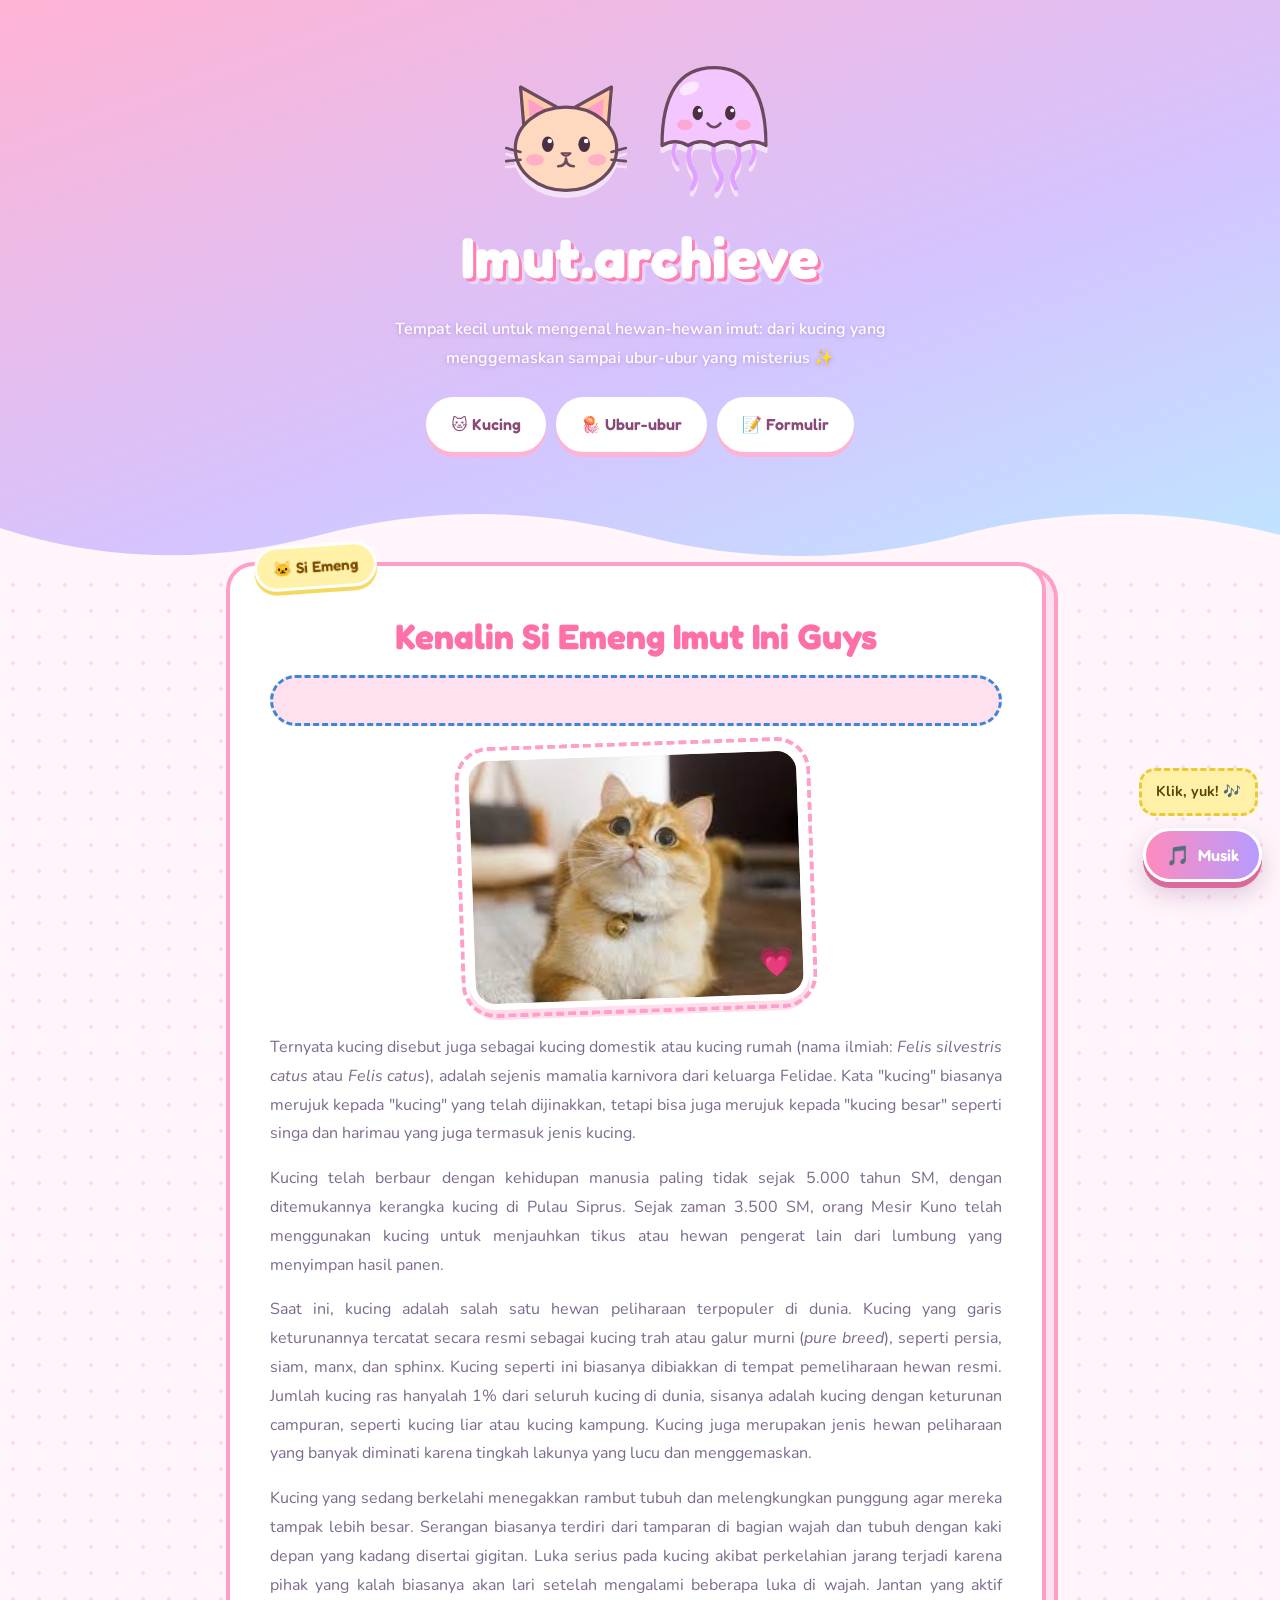
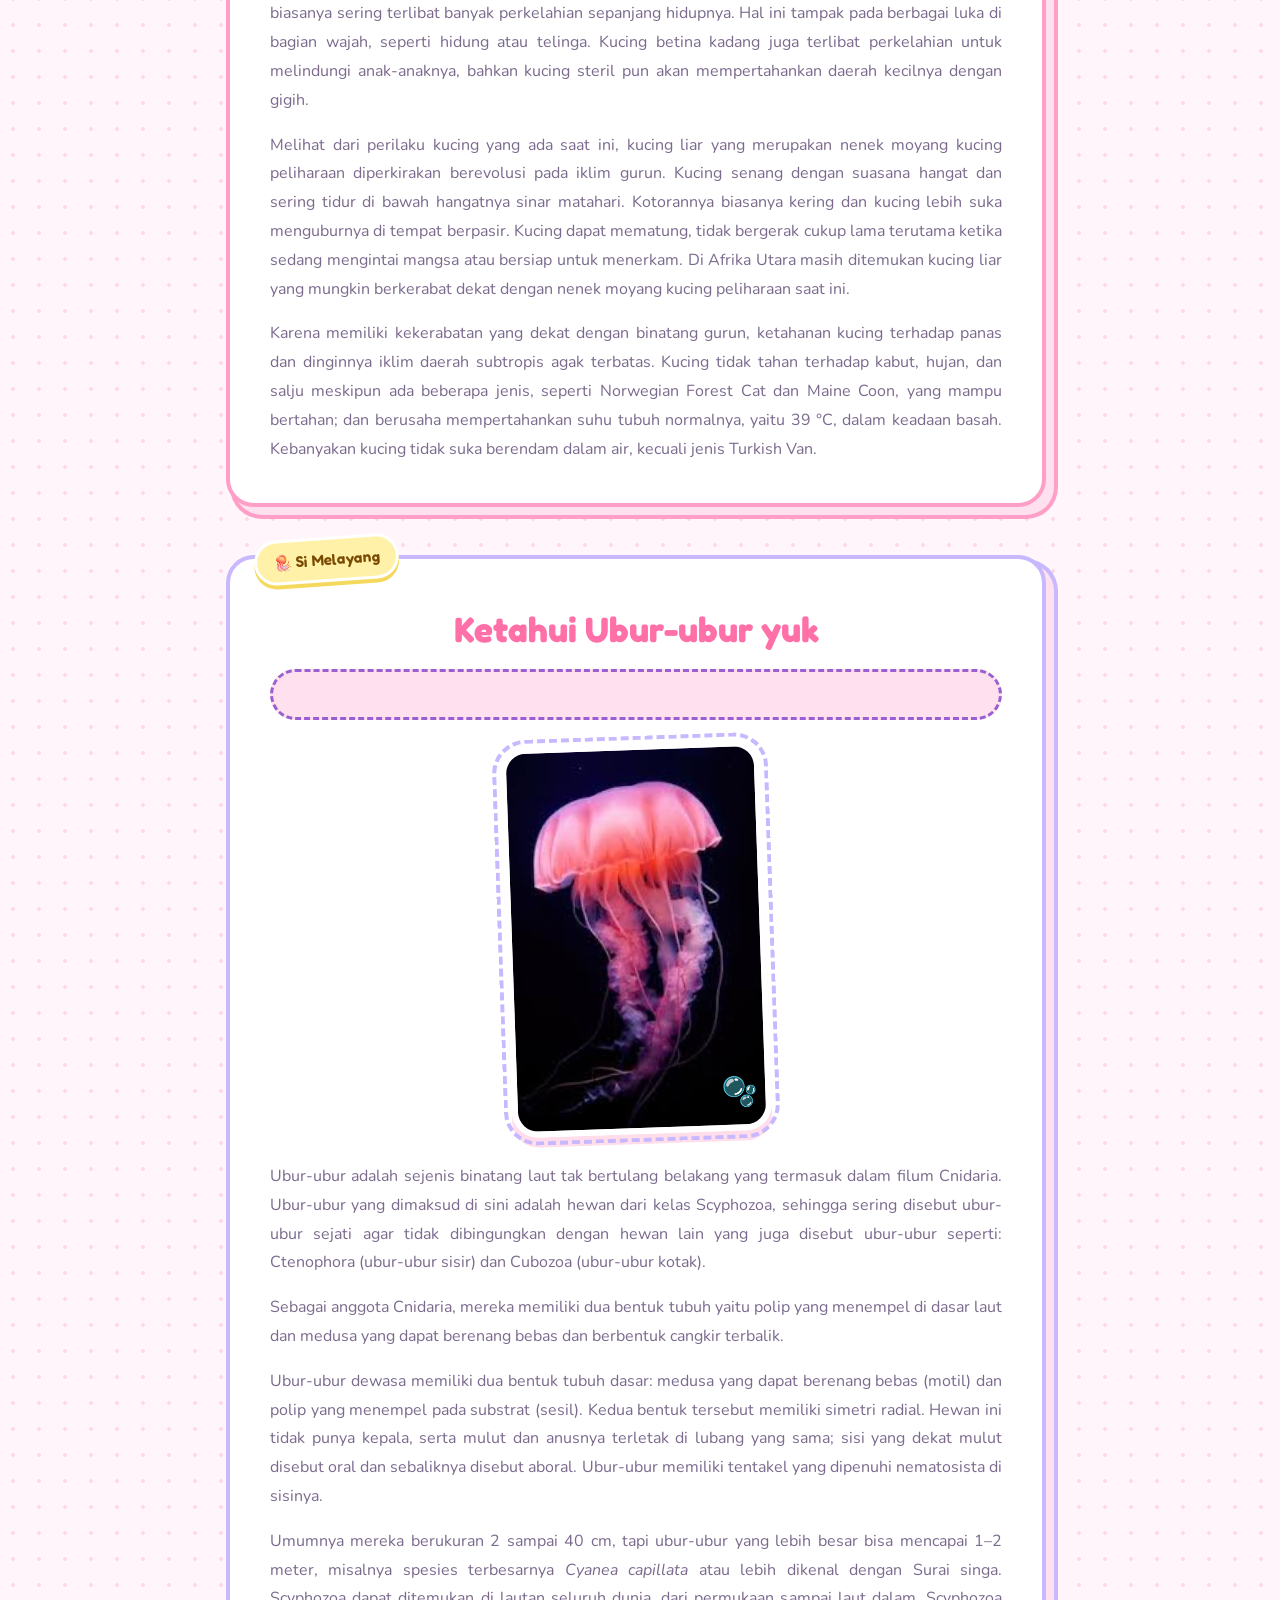
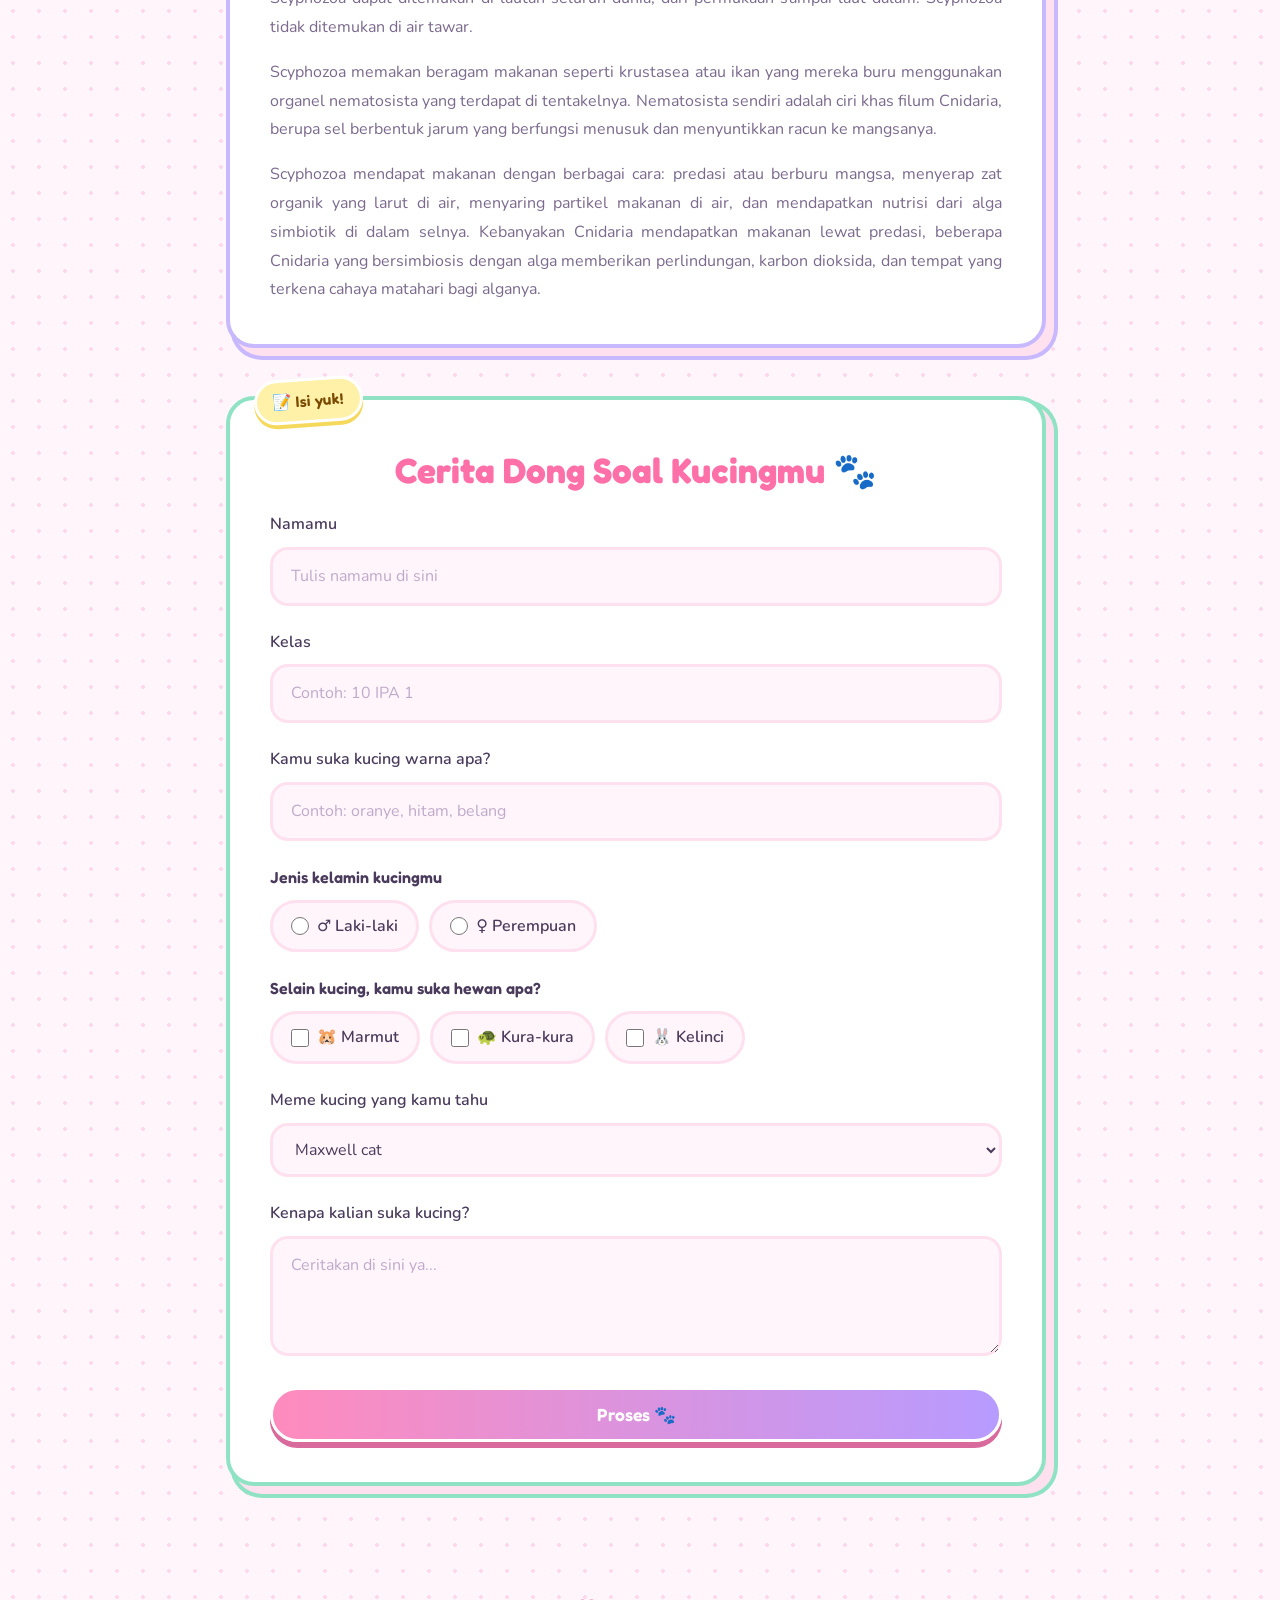
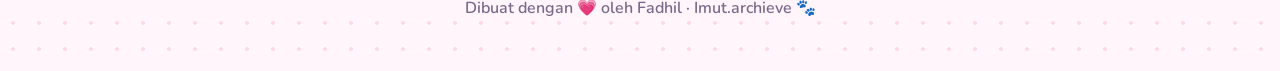
<file: index.html>
<!DOCTYPE html>
<html lang="id">
<head>
<meta charset="UTF-8">
<meta name="viewport" content="width=device-width, initial-scale=1">
<meta name="description" content="Kenalan dengan kucing dan ubur-ubur yang imut, plus formulir kecil tentang kucing favoritmu.">
<meta name="theme-color" content="#ff9ec7">
<title>Imut.archieve</title>
<link rel="icon" type="image/svg+xml" href="assets/icons/favicon.svg">
<link rel="apple-touch-icon" href="assets/icons/icon-192.png">
<link rel="manifest" href="manifest.json">
<meta property="og:type" content="website">
<meta property="og:title" content="Imut.archieve">
<meta property="og:description" content="Kenalan dengan kucing dan ubur-ubur yang imut, plus formulir kecil tentang kucing favoritmu.">
<meta name="author" content="Fadhil">


<link rel="preconnect" href="https://fonts.googleapis.com">
<link rel="preconnect" href="https://fonts.gstatic.com" crossorigin>
<link href="https://fonts.googleapis.com/css2?family=Fredoka:wght@400;500;600;700&family=Nunito:wght@400;600;700&display=swap" rel="stylesheet">

<link rel="stylesheet" href="css/style.css">
</head>

<body>

<!-- Hiasan melayang di latar -->
<div class="floaties" aria-hidden="true">
  <span>🐾</span><span>✨</span><span>🫧</span><span>💗</span><span>🐟</span><span>☁️</span>
</div>

<!-- ===== HERO ===== -->
<header class="hero">
  <div class="mascots" aria-hidden="true">
    <!-- Maskot kucing -->
    <svg class="m-cat" viewBox="0 0 200 190" xmlns="http://www.w3.org/2000/svg">
      <path d="M35 80 L30 20 L88 52 Z" fill="#ffc9a8" stroke="#6b4a5e" stroke-width="5" stroke-linejoin="round"/>
      <path d="M165 80 L170 20 L112 52 Z" fill="#ffc9a8" stroke="#6b4a5e" stroke-width="5" stroke-linejoin="round"/>
      <path d="M44 66 L42 38 L68 54 Z" fill="#ff9ec7"/>
      <path d="M156 66 L158 38 L132 54 Z" fill="#ff9ec7"/>
      <ellipse cx="100" cy="115" rx="78" ry="64" fill="#ffd9bf" stroke="#6b4a5e" stroke-width="5"/>
      <ellipse cx="72" cy="108" rx="9" ry="12" fill="#4a3042"/>
      <ellipse cx="128" cy="108" rx="9" ry="12" fill="#4a3042"/>
      <circle cx="75" cy="103" r="3.5" fill="#fff"/>
      <circle cx="131" cy="103" r="3.5" fill="#fff"/>
      <ellipse cx="52" cy="132" rx="14" ry="9" fill="#ff9ec7" opacity=".7"/>
      <ellipse cx="148" cy="132" rx="14" ry="9" fill="#ff9ec7" opacity=".7"/>
      <path d="M93 122 Q100 130 107 122 Z" fill="#ff7fa8" stroke="#6b4a5e" stroke-width="3" stroke-linejoin="round"/>
      <path d="M100 130 Q100 142 88 142 M100 130 Q100 142 112 142" fill="none" stroke="#6b4a5e" stroke-width="4" stroke-linecap="round"/>
      <path d="M30 120 L8 114 M30 132 L8 134 M170 120 L192 114 M170 132 L192 134" stroke="#6b4a5e" stroke-width="4" stroke-linecap="round"/>
    </svg>
    <!-- Maskot ubur-ubur -->
    <svg class="m-jelly" viewBox="0 0 200 230" xmlns="http://www.w3.org/2000/svg">
      <path d="M100 150 Q96 175 108 190 Q116 202 104 218" fill="none" stroke="#e0a0ff" stroke-width="7" stroke-linecap="round"/>
      <path d="M65 148 Q56 172 68 188 Q76 200 66 216" fill="none" stroke="#e0a0ff" stroke-width="7" stroke-linecap="round"/>
      <path d="M135 148 Q144 172 132 188 Q124 200 134 216" fill="none" stroke="#e0a0ff" stroke-width="7" stroke-linecap="round"/>
      <path d="M40 148 Q34 166 44 178" fill="none" stroke="#e0a0ff" stroke-width="6" stroke-linecap="round"/>
      <path d="M160 148 Q166 166 156 178" fill="none" stroke="#e0a0ff" stroke-width="6" stroke-linecap="round"/>
      <path d="M20 150 Q20 30 100 30 Q180 30 180 150 Q160 138 140 150 Q120 138 100 150 Q80 138 60 150 Q40 138 20 150 Z"
            fill="#f3c6ff" stroke="#6b4a5e" stroke-width="5" stroke-linejoin="round"/>
      <ellipse cx="62" cy="62" rx="16" ry="9" fill="#fff" opacity=".6" transform="rotate(-25 62 62)"/>
      <ellipse cx="75" cy="100" rx="8" ry="11" fill="#4a3042"/>
      <ellipse cx="125" cy="100" rx="8" ry="11" fill="#4a3042"/>
      <circle cx="78" cy="96" r="3" fill="#fff"/>
      <circle cx="128" cy="96" r="3" fill="#fff"/>
      <ellipse cx="55" cy="118" rx="12" ry="8" fill="#ff9ec7" opacity=".75"/>
      <ellipse cx="145" cy="118" rx="12" ry="8" fill="#ff9ec7" opacity=".75"/>
      <path d="M90 116 Q100 128 110 116" fill="none" stroke="#6b4a5e" stroke-width="4" stroke-linecap="round"/>
    </svg>
  </div>

  <h1>Imut.archieve</h1>
  <p>Tempat kecil untuk mengenal hewan-hewan imut: dari kucing yang menggemaskan sampai ubur-ubur yang misterius ✨</p>

  <nav class="nav" aria-label="Navigasi">
    <a href="#kucing">🐱 Kucing</a>
    <a href="#ubur">🪼 Ubur-ubur</a>
    <a href="#form">📝 Formulir</a>
  </nav>

  <svg class="wave" viewBox="0 0 1440 100" preserveAspectRatio="none" aria-hidden="true">
    <path d="M0,50 C120,100 240,100 360,60 C480,20 600,20 720,60 C840,100 960,100 1080,60 C1200,20 1320,20 1440,60 L1440,100 L0,100 Z"/>
  </svg>
</header>

<main>

  <!-- ===== BAGIAN KUCING ===== -->
  <section class="card reveal" id="kucing">
    <span class="badge">🐱 Si Emeng</span>
    <h2>Kenalin Si Emeng Imut Ini Guys</h2>

    <div class="ticker blue">
      <span>BTW kucing itu kenapa imut yaa :3</span>
    </div>

    <figure class="photo-frame">
      <!-- Ilustrasi cadangan: tampil kalau foto gagal ditampilkan -->
      <div class="fallback" aria-hidden="true">
        <svg viewBox="0 0 200 190" xmlns="http://www.w3.org/2000/svg">
          <path d="M35 80 L30 20 L88 52 Z" fill="#ffc9a8" stroke="#6b4a5e" stroke-width="5" stroke-linejoin="round"/>
          <path d="M165 80 L170 20 L112 52 Z" fill="#ffc9a8" stroke="#6b4a5e" stroke-width="5" stroke-linejoin="round"/>
          <ellipse cx="100" cy="115" rx="78" ry="64" fill="#ffd9bf" stroke="#6b4a5e" stroke-width="5"/>
          <ellipse cx="72" cy="108" rx="9" ry="12" fill="#4a3042"/>
          <ellipse cx="128" cy="108" rx="9" ry="12" fill="#4a3042"/>
          <ellipse cx="52" cy="132" rx="14" ry="9" fill="#ff9ec7" opacity=".7"/>
          <ellipse cx="148" cy="132" rx="14" ry="9" fill="#ff9ec7" opacity=".7"/>
          <path d="M93 122 Q100 130 107 122 Z" fill="#ff7fa8" stroke="#6b4a5e" stroke-width="3" stroke-linejoin="round"/>
          <path d="M100 130 Q100 142 88 142 M100 130 Q100 142 112 142" fill="none" stroke="#6b4a5e" stroke-width="4" stroke-linecap="round"/>
        </svg>
      </div>
      <img loading="lazy" alt="Foto kucing imut"
           src="assets/img/foto-kucing.jpg"
           onerror="this.style.display='none'">
      <span class="sticker" aria-hidden="true">💗</span>
    </figure>

    <p>Ternyata kucing disebut juga sebagai kucing domestik atau kucing rumah (nama ilmiah: <em>Felis silvestris catus</em> atau <em>Felis catus</em>), adalah sejenis mamalia karnivora dari keluarga Felidae. Kata "kucing" biasanya merujuk kepada "kucing" yang telah dijinakkan, tetapi bisa juga merujuk kepada "kucing besar" seperti singa dan harimau yang juga termasuk jenis kucing.</p>

    <p>Kucing telah berbaur dengan kehidupan manusia paling tidak sejak 5.000 tahun SM, dengan ditemukannya kerangka kucing di Pulau Siprus. Sejak zaman 3.500 SM, orang Mesir Kuno telah menggunakan kucing untuk menjauhkan tikus atau hewan pengerat lain dari lumbung yang menyimpan hasil panen.</p>

    <p>Saat ini, kucing adalah salah satu hewan peliharaan terpopuler di dunia. Kucing yang garis keturunannya tercatat secara resmi sebagai kucing trah atau galur murni (<em>pure breed</em>), seperti persia, siam, manx, dan sphinx. Kucing seperti ini biasanya dibiakkan di tempat pemeliharaan hewan resmi. Jumlah kucing ras hanyalah 1% dari seluruh kucing di dunia, sisanya adalah kucing dengan keturunan campuran, seperti kucing liar atau kucing kampung. Kucing juga merupakan jenis hewan peliharaan yang banyak diminati karena tingkah lakunya yang lucu dan menggemaskan.</p>

    <p>Kucing yang sedang berkelahi menegakkan rambut tubuh dan melengkungkan punggung agar mereka tampak lebih besar. Serangan biasanya terdiri dari tamparan di bagian wajah dan tubuh dengan kaki depan yang kadang disertai gigitan. Luka serius pada kucing akibat perkelahian jarang terjadi karena pihak yang kalah biasanya akan lari setelah mengalami beberapa luka di wajah. Jantan yang aktif biasanya sering terlibat banyak perkelahian sepanjang hidupnya. Hal ini tampak pada berbagai luka di bagian wajah, seperti hidung atau telinga. Kucing betina kadang juga terlibat perkelahian untuk melindungi anak-anaknya, bahkan kucing steril pun akan mempertahankan daerah kecilnya dengan gigih.</p>

    <p>Melihat dari perilaku kucing yang ada saat ini, kucing liar yang merupakan nenek moyang kucing peliharaan diperkirakan berevolusi pada iklim gurun. Kucing senang dengan suasana hangat dan sering tidur di bawah hangatnya sinar matahari. Kotorannya biasanya kering dan kucing lebih suka menguburnya di tempat berpasir. Kucing dapat mematung, tidak bergerak cukup lama terutama ketika sedang mengintai mangsa atau bersiap untuk menerkam. Di Afrika Utara masih ditemukan kucing liar yang mungkin berkerabat dekat dengan nenek moyang kucing peliharaan saat ini.</p>

    <p>Karena memiliki kekerabatan yang dekat dengan binatang gurun, ketahanan kucing terhadap panas dan dinginnya iklim daerah subtropis agak terbatas. Kucing tidak tahan terhadap kabut, hujan, dan salju meskipun ada beberapa jenis, seperti Norwegian Forest Cat dan Maine Coon, yang mampu bertahan; dan berusaha mempertahankan suhu tubuh normalnya, yaitu 39 °C, dalam keadaan basah. Kebanyakan kucing tidak suka berendam dalam air, kecuali jenis Turkish Van.</p>
  </section>

  <!-- ===== BAGIAN UBUR-UBUR ===== -->
  <section class="card lav reveal" id="ubur">
    <span class="badge">🪼 Si Melayang</span>
    <h2>Ketahui Ubur-ubur yuk</h2>

    <div class="ticker purple">
      <span>bicara tentang ubur-ubur jadi ingat spongebob :0</span>
    </div>

    <figure class="photo-frame lav tall">
      <!-- Ilustrasi cadangan -->
      <div class="fallback" aria-hidden="true">
        <svg viewBox="0 0 200 230" xmlns="http://www.w3.org/2000/svg">
          <path d="M100 150 Q96 175 108 190 Q116 202 104 218" fill="none" stroke="#e0a0ff" stroke-width="7" stroke-linecap="round"/>
          <path d="M65 148 Q56 172 68 188 Q76 200 66 216" fill="none" stroke="#e0a0ff" stroke-width="7" stroke-linecap="round"/>
          <path d="M135 148 Q144 172 132 188 Q124 200 134 216" fill="none" stroke="#e0a0ff" stroke-width="7" stroke-linecap="round"/>
          <path d="M20 150 Q20 30 100 30 Q180 30 180 150 Q160 138 140 150 Q120 138 100 150 Q80 138 60 150 Q40 138 20 150 Z"
                fill="#f3c6ff" stroke="#6b4a5e" stroke-width="5" stroke-linejoin="round"/>
          <ellipse cx="75" cy="100" rx="8" ry="11" fill="#4a3042"/>
          <ellipse cx="125" cy="100" rx="8" ry="11" fill="#4a3042"/>
          <ellipse cx="55" cy="118" rx="12" ry="8" fill="#ff9ec7" opacity=".75"/>
          <ellipse cx="145" cy="118" rx="12" ry="8" fill="#ff9ec7" opacity=".75"/>
          <path d="M90 116 Q100 128 110 116" fill="none" stroke="#6b4a5e" stroke-width="4" stroke-linecap="round"/>
        </svg>
      </div>
      <img loading="lazy" alt="Foto ubur-ubur"
           src="assets/img/foto-ubur-ubur.jpg"
           onerror="this.style.display='none'">
      <span class="sticker" aria-hidden="true">🫧</span>
    </figure>

    <p>Ubur-ubur adalah sejenis binatang laut tak bertulang belakang yang termasuk dalam filum Cnidaria. Ubur-ubur yang dimaksud di sini adalah hewan dari kelas Scyphozoa, sehingga sering disebut ubur-ubur sejati agar tidak dibingungkan dengan hewan lain yang juga disebut ubur-ubur seperti: Ctenophora (ubur-ubur sisir) dan Cubozoa (ubur-ubur kotak).</p>

    <p>Sebagai anggota Cnidaria, mereka memiliki dua bentuk tubuh yaitu polip yang menempel di dasar laut dan medusa yang dapat berenang bebas dan berbentuk cangkir terbalik.</p>

    <p>Ubur-ubur dewasa memiliki dua bentuk tubuh dasar: medusa yang dapat berenang bebas (motil) dan polip yang menempel pada substrat (sesil). Kedua bentuk tersebut memiliki simetri radial. Hewan ini tidak punya kepala, serta mulut dan anusnya terletak di lubang yang sama; sisi yang dekat mulut disebut oral dan sebaliknya disebut aboral. Ubur-ubur memiliki tentakel yang dipenuhi nematosista di sisinya.</p>

    <p>Umumnya mereka berukuran 2 sampai 40 cm, tapi ubur-ubur yang lebih besar bisa mencapai 1–2 meter, misalnya spesies terbesarnya <em>Cyanea capillata</em> atau lebih dikenal dengan Surai singa. Scyphozoa dapat ditemukan di lautan seluruh dunia, dari permukaan sampai laut dalam. Scyphozoa tidak ditemukan di air tawar.</p>

    <p>Scyphozoa memakan beragam makanan seperti krustasea atau ikan yang mereka buru menggunakan organel nematosista yang terdapat di tentakelnya. Nematosista sendiri adalah ciri khas filum Cnidaria, berupa sel berbentuk jarum yang berfungsi menusuk dan menyuntikkan racun ke mangsanya.</p>

    <p>Scyphozoa mendapat makanan dengan berbagai cara: predasi atau berburu mangsa, menyerap zat organik yang larut di air, menyaring partikel makanan di air, dan mendapatkan nutrisi dari alga simbiotik di dalam selnya. Kebanyakan Cnidaria mendapatkan makanan lewat predasi, beberapa Cnidaria yang bersimbiosis dengan alga memberikan perlindungan, karbon dioksida, dan tempat yang terkena cahaya matahari bagi alganya.</p>
  </section>

  <!-- ===== FORMULIR ===== -->
  <section class="card mint reveal" id="form">
    <span class="badge">📝 Isi yuk!</span>
    <h2>Cerita Dong Soal Kucingmu 🐾</h2>

    <form id="formKucing">
      <div>
        <label for="nama">Namamu</label>
        <input type="text" id="nama" name="nama" placeholder="Tulis namamu di sini" autocomplete="name" required>
      </div>

      <div>
        <label for="kelas">Kelas</label>
        <input type="text" id="kelas" name="kelas" placeholder="Contoh: 10 IPA 1">
      </div>

      <div>
        <label for="warna">Kamu suka kucing warna apa?</label>
        <input type="text" id="warna" name="warna" placeholder="Contoh: oranye, hitam, belang">
      </div>

      <fieldset>
        <legend>Jenis kelamin kucingmu</legend>
        <div class="options">
          <label><input type="radio" name="jk" value="Laki-laki"> ♂ Laki-laki</label>
          <label><input type="radio" name="jk" value="Perempuan"> ♀ Perempuan</label>
        </div>
      </fieldset>

      <fieldset>
        <legend>Selain kucing, kamu suka hewan apa?</legend>
        <div class="options">
          <label><input type="checkbox" name="hewan" value="Marmut"> 🐹 Marmut</label>
          <label><input type="checkbox" name="hewan" value="Kura-kura"> 🐢 Kura-kura</label>
          <label><input type="checkbox" name="hewan" value="Kelinci"> 🐰 Kelinci</label>
        </div>
      </fieldset>

      <div>
        <label for="meme">Meme kucing yang kamu tahu</label>
        <select id="meme" name="meme">
          <option>Maxwell cat</option>
          <option>Uuu iiia iu</option>
          <option>Kucing Hitler</option>
          <option>Uncle Bao cat smile</option>
        </select>
      </div>

      <div>
        <label for="alasan">Kenapa kalian suka kucing?</label>
        <textarea id="alasan" name="alasan" placeholder="Ceritakan di sini ya..."></textarea>
      </div>

      <button type="submit" class="btn">Proses 🐾</button>

      <div class="result" id="hasil" role="status" aria-live="polite"></div>
    </form>
  </section>

</main>

<footer>
  Dibuat dengan 💗 oleh Fadhil &middot; Imut.archieve 🐾
</footer>

<!-- Tombol musik -->
<div class="music-hint" id="musicHint" aria-hidden="true">Klik, yuk! 🎶</div>
<button type="button" class="music-btn" id="musicBtn" aria-pressed="false" aria-label="Putar musik">
  <span class="note" aria-hidden="true">🎵</span><span id="musicLabel">Musik</span>
</button>

<script src="js/script.js"></script>
<script src="js/musik.js"></script>


</body>
</html>
</file>
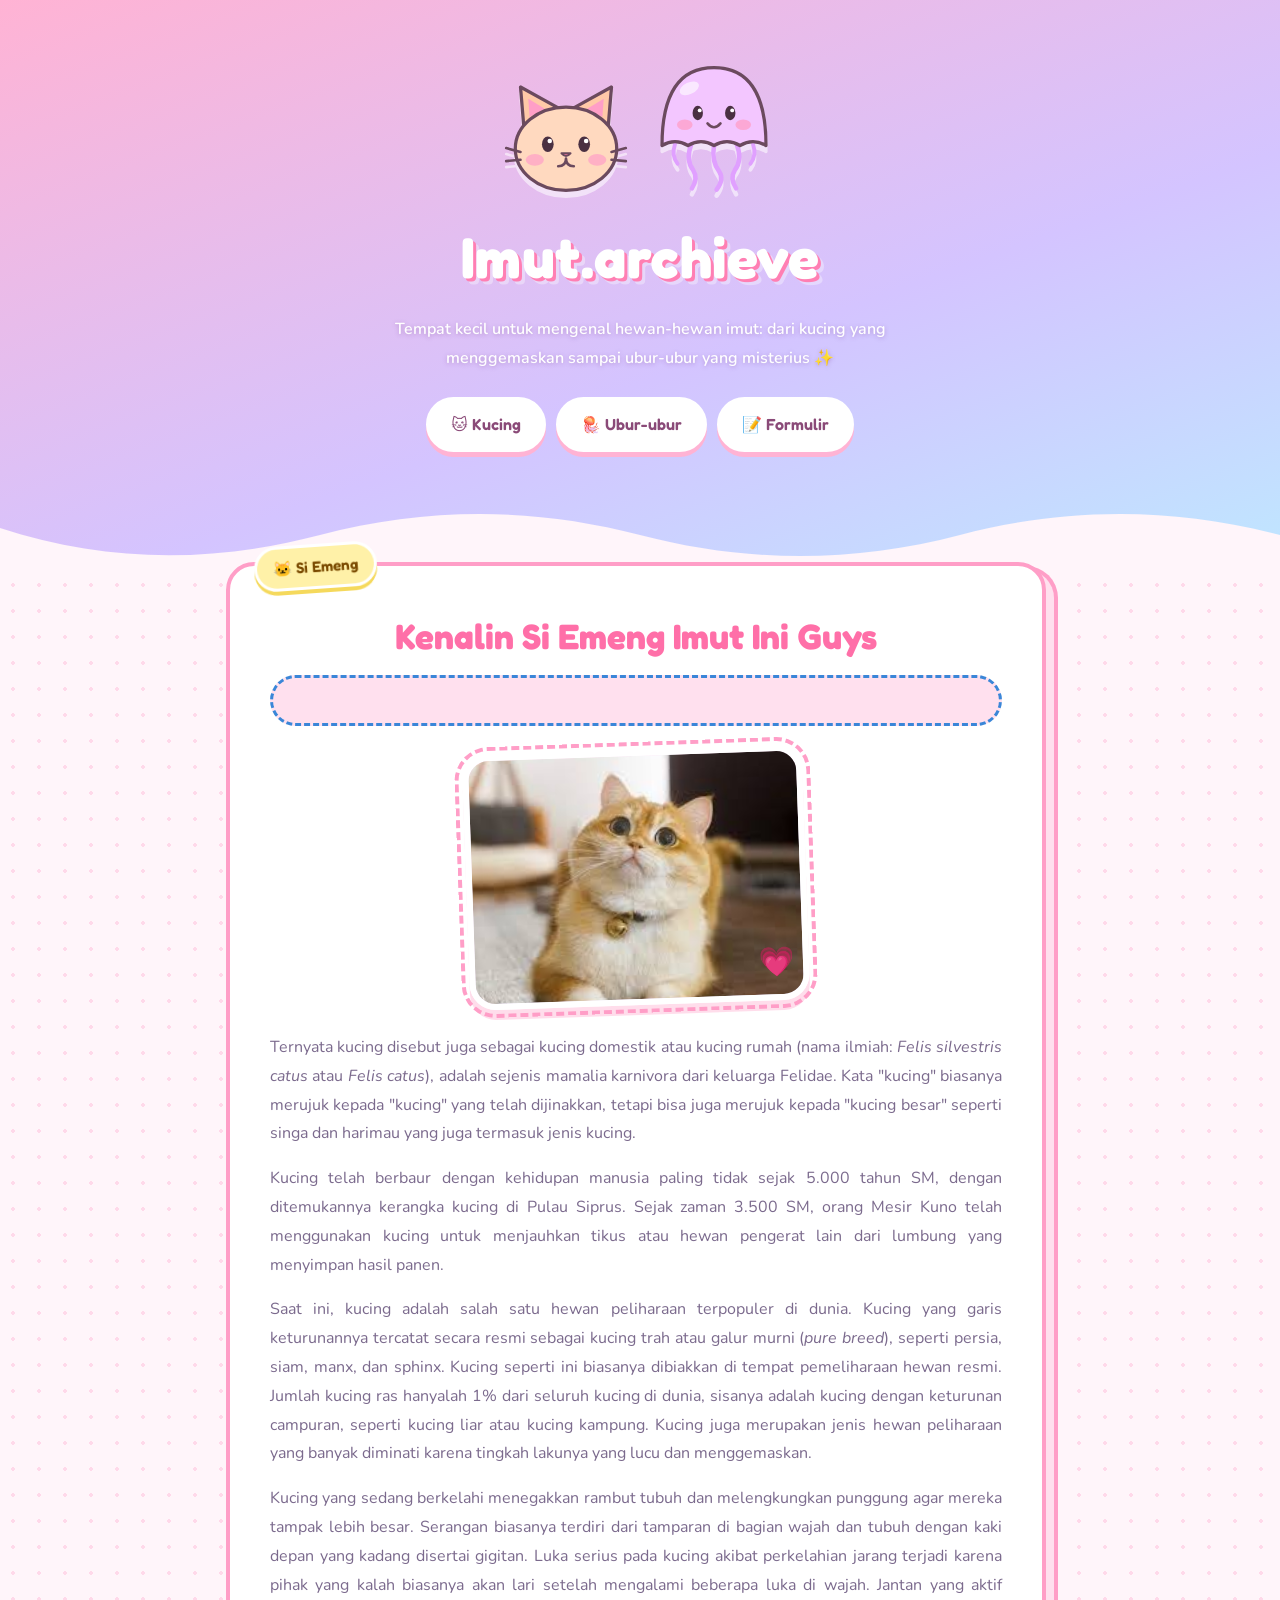
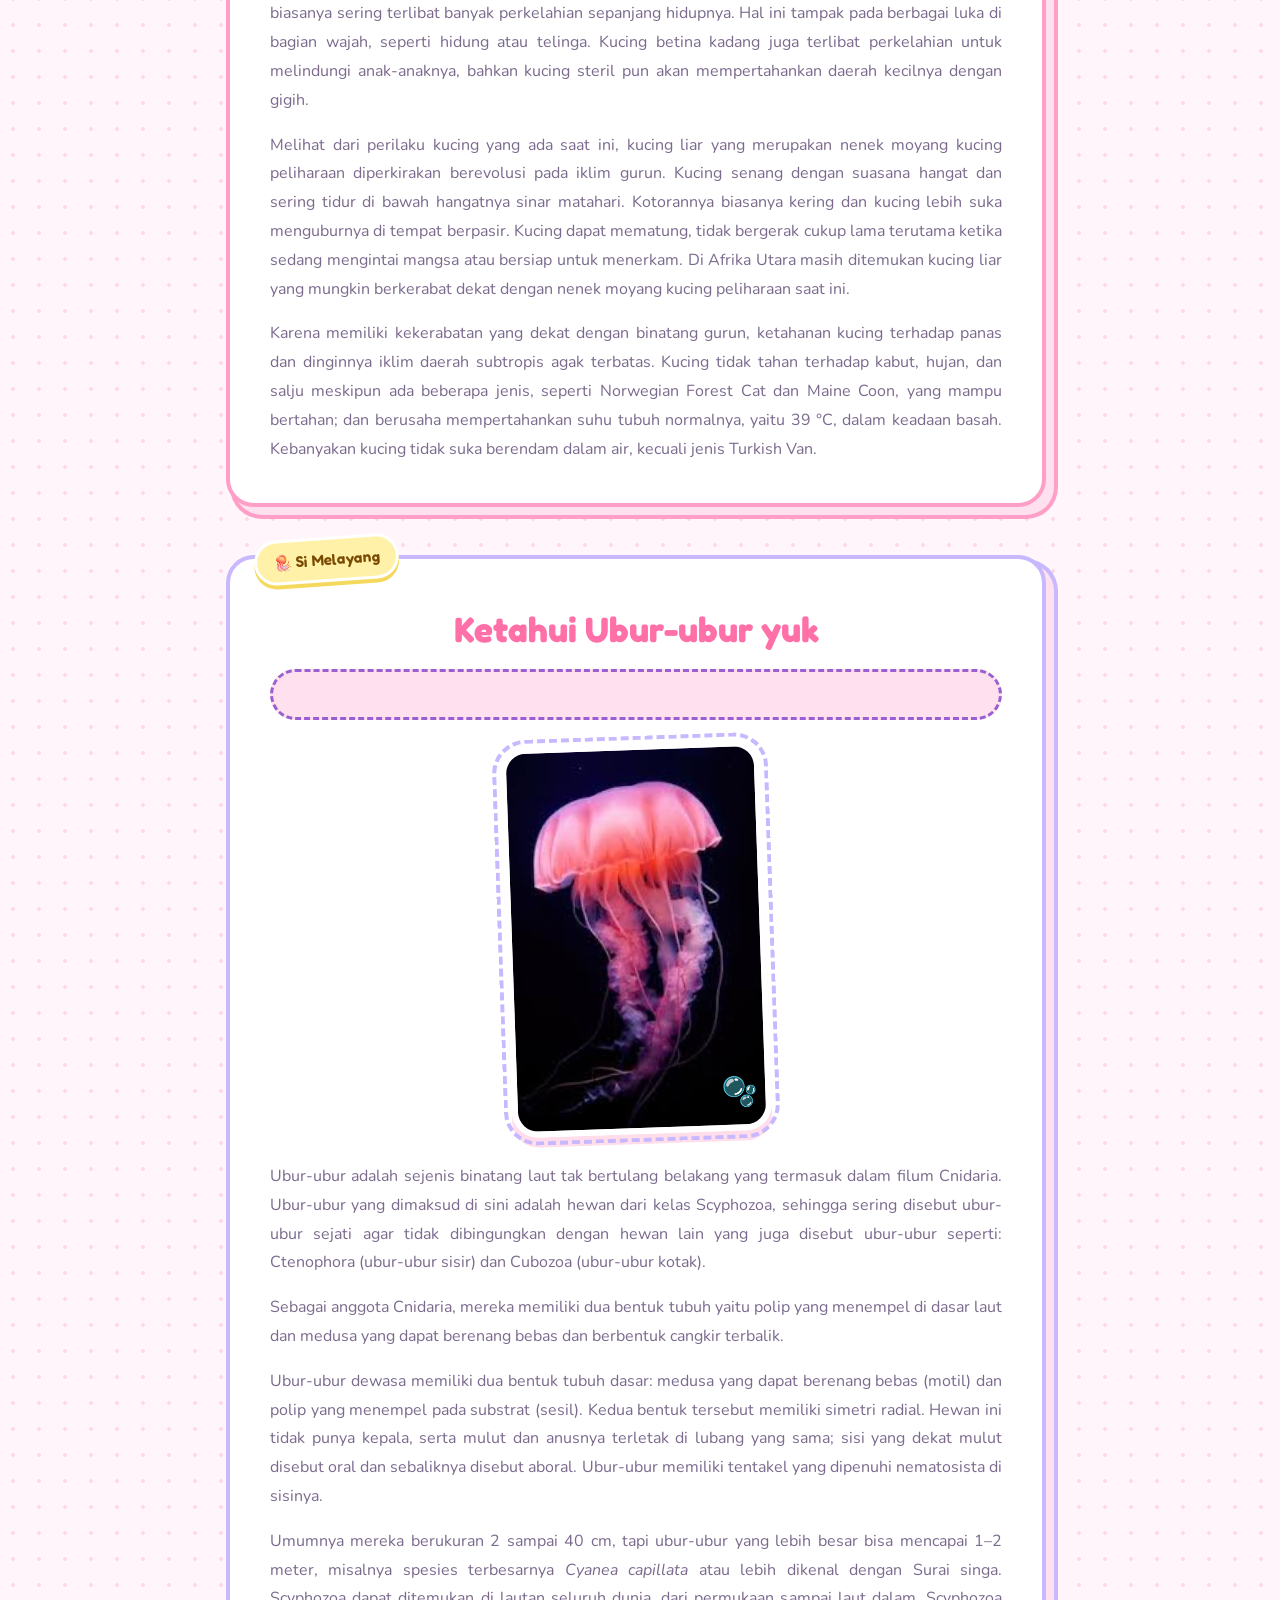
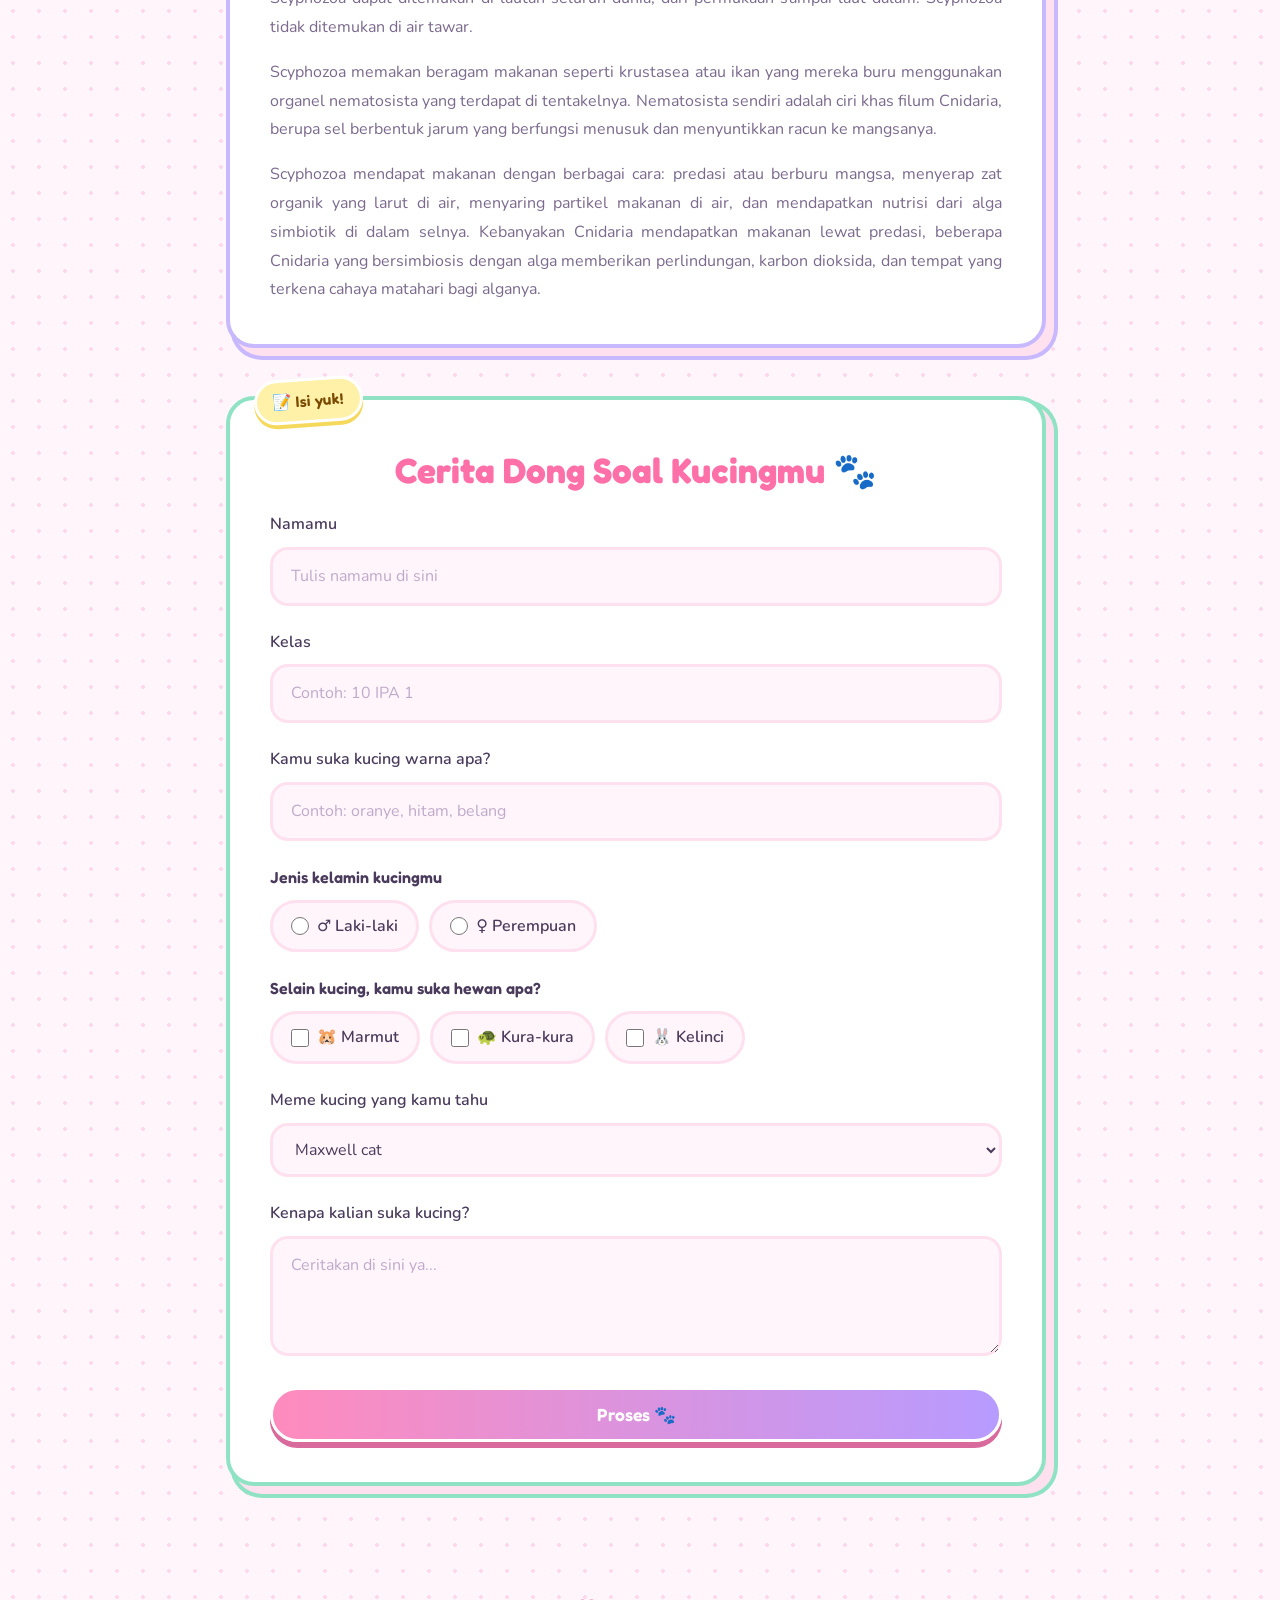
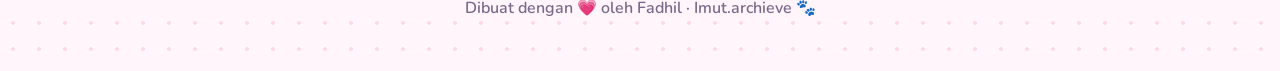
<file: index.html.html>
<!DOCTYPE html>
<html lang="id">
<head>
<meta charset="UTF-8">
<meta name="viewport" content="width=device-width, initial-scale=1">
<meta name="description" content="Kenalan dengan kucing dan ubur-ubur yang imut, plus formulir kecil tentang kucing favoritmu.">
<meta name="theme-color" content="#ff9ec7">
<title>Imut.archieve</title>

<link rel="preconnect" href="https://fonts.googleapis.com">
<link rel="preconnect" href="https://fonts.gstatic.com" crossorigin>
<link href="https://fonts.googleapis.com/css2?family=Fredoka:wght@400;500;600;700&family=Nunito:wght@400;600;700&display=swap" rel="stylesheet">

<style>
  /* ========== 1. WARNA PASTEL & PENGATURAN DASAR ========== */
  :root {
    --bg: #fff5fa;
    --dots: #ffd9ea;
    --card: #ffffff;
    --text: #4a3b5c;
    --muted: #7b6a8d;
    --pink: #ff9ec7;
    --pink-soft: #ffe0ee;
    --lavender: #c7b8ff;
    --mint: #b8f0dc;
    --sky: #bfe6ff;
    --yellow: #fff1a8;
    --accent: #ff6fa8;
    --radius: 28px;
  }

  /* Mode gelap yang tetap lembut */
  @media (prefers-color-scheme: dark) {
    :root {
      --bg: #231a33;
      --dots: #33264a;
      --card: #2e2342;
      --text: #fbeeff;
      --muted: #cdbde0;
      --pink-soft: #43305c;
    }
  }

  * { box-sizing: border-box; margin: 0; padding: 0; }
  html { scroll-behavior: smooth; }

  body {
    font-family: "Nunito", system-ui, -apple-system, "Segoe UI", Roboto, Arial, sans-serif;
    color: var(--text);
    line-height: 1.8;
    background-color: var(--bg);
    background-image: radial-gradient(var(--dots) 2px, transparent 2px);
    background-size: 26px 26px;
    -webkit-text-size-adjust: 100%;
    overflow-x: hidden;
  }

  img, svg { max-width: 100%; display: block; }

  h1, h2, h3, legend, .btn, .nav a {
    font-family: "Fredoka", "Nunito", system-ui, sans-serif;
  }

  /* ========== 2. HIASAN MELAYANG (emoji lucu di latar) ========== */
  .floaties { position: fixed; inset: 0; pointer-events: none; z-index: 0; overflow: hidden; }
  .floaties span {
    position: absolute;
    bottom: -60px;
    font-size: 1.6rem;
    opacity: .55;
    animation: rise 16s linear infinite;
  }
  .floaties span:nth-child(1) { left: 6%;  animation-delay: 0s;  }
  .floaties span:nth-child(2) { left: 22%; animation-delay: 4s;  font-size: 1.2rem; }
  .floaties span:nth-child(3) { left: 40%; animation-delay: 8s;  }
  .floaties span:nth-child(4) { left: 58%; animation-delay: 2s;  font-size: 1.1rem; }
  .floaties span:nth-child(5) { left: 76%; animation-delay: 6s;  }
  .floaties span:nth-child(6) { left: 92%; animation-delay: 10s; font-size: 1.3rem; }

  @keyframes rise {
    0%   { transform: translateY(0) rotate(0deg); }
    100% { transform: translateY(-115vh) rotate(25deg); }
  }

  /* ========== 3. HERO ========== */
  .hero {
    position: relative;
    z-index: 1;
    text-align: center;
    padding: 48px 20px 110px;
    background: linear-gradient(160deg, #ffb3d4 0%, #d4c4ff 60%, #bfe6ff 100%);
  }
  .hero .wave {
    position: absolute;
    left: 0; bottom: -1px;
    width: 100%;
    height: 70px;
    fill: var(--bg);
  }

  .mascots {
    display: flex;
    justify-content: center;
    align-items: flex-end;
    gap: 18px;
    margin-bottom: 8px;
  }
  .mascots svg { width: clamp(86px, 22vw, 130px); height: auto; filter: drop-shadow(0 6px 0 rgba(255,255,255,.55)); }
  .mascots .m-cat   { animation: bounce 2.4s ease-in-out infinite; }
  .mascots .m-jelly { animation: floaty 3.2s ease-in-out infinite; }

  .hero h1 {
    font-size: clamp(2.2rem, 8vw, 3.6rem);
    font-weight: 700;
    color: #fff;
    letter-spacing: .5px;
    text-shadow: 3px 3px 0 #ff7fb3, 6px 6px 0 rgba(255, 255, 255, .35);
  }
  .hero p {
    max-width: 520px;
    margin: 6px auto 24px;
    color: #fff;
    font-weight: 600;
    text-shadow: 0 1px 4px rgba(120, 60, 140, .35);
  }

  .nav { display: flex; gap: 10px; justify-content: center; flex-wrap: wrap; }
  .nav a {
    text-decoration: none;
    font-weight: 600;
    color: #8a4a78;
    background: #fff;
    padding: 10px 22px;
    border-radius: 999px;
    border: 3px solid #fff;
    box-shadow: 0 5px 0 #ffb3d4;
    transition: transform .15s, box-shadow .15s;
  }
  .nav a:hover  { transform: translateY(-3px) rotate(-2deg); box-shadow: 0 8px 0 #ffb3d4; }
  .nav a:active { transform: translateY(3px); box-shadow: 0 2px 0 #ffb3d4; }

  @keyframes bounce {
    0%, 100% { transform: translateY(0) rotate(-3deg); }
    50%      { transform: translateY(-14px) rotate(3deg); }
  }
  @keyframes floaty {
    0%, 100% { transform: translateY(0); }
    50%      { transform: translateY(-18px); }
  }

  /* ========== 4. KARTU ========== */
  main {
    position: relative;
    z-index: 1;
    max-width: 860px;
    margin: 0 auto;
    padding: 0 16px 40px;
  }

  .card {
    position: relative;
    background: var(--card);
    border: 4px solid var(--pink);
    border-radius: var(--radius);
    box-shadow: 8px 8px 0 var(--pink-soft), 8px 8px 0 4px var(--pink);
    padding: clamp(22px, 4vw, 40px);
    margin: 0 8px 48px 0;
    scroll-margin-top: 20px;
  }
  .card.lav  { border-color: var(--lavender); box-shadow: 8px 8px 0 var(--pink-soft), 8px 8px 0 4px var(--lavender); }
  .card.mint { border-color: #8fe3c4;        box-shadow: 8px 8px 0 var(--pink-soft), 8px 8px 0 4px #8fe3c4; }

  .badge {
    position: absolute;
    top: -22px; left: 24px;
    font-family: "Fredoka", sans-serif;
    font-weight: 600;
    font-size: .95rem;
    padding: 6px 16px;
    border-radius: 999px;
    color: #7a4a00;
    background: var(--yellow);
    border: 3px solid #fff;
    box-shadow: 0 4px 0 #f5d95c;
    transform: rotate(-4deg);
  }

  .card h2 {
    text-align: center;
    font-size: clamp(1.5rem, 5vw, 2.2rem);
    font-weight: 700;
    color: var(--accent);
    margin: 8px 0 16px;
    line-height: 1.3;
  }
  .card p { margin-bottom: 16px; color: var(--muted); text-align: justify; hyphens: auto; }
  .card p:last-child { margin-bottom: 0; }

  /* ========== 5. TEKS BERJALAN ========== */
  .ticker {
    overflow: hidden;
    white-space: nowrap;
    border-radius: 999px;
    padding: 8px 0;
    margin-bottom: 24px;
    font-weight: 700;
    border: 3px dashed currentColor;
    background: var(--pink-soft);
  }
  .ticker span { display: inline-block; padding-left: 100%; animation: scroll 14s linear infinite; }
  .ticker:hover span { animation-play-state: paused; }
  .ticker.blue   { color: #3a86d8; }
  .ticker.purple { color: #9a5fd0; }

  @keyframes scroll {
    from { transform: translateX(0); }
    to   { transform: translateX(-100%); }
  }

  /* ========== 6. FOTO HEWAN (selalu tampil) ========== */
  /* Foto asli ada di depan. Jika gagal dimuat, ilustrasi imut di belakangnya yang terlihat. */
  .photo-frame {
    position: relative;
    width: min(100%, 340px);
    aspect-ratio: 4 / 3;
    margin: 8px auto 28px;
    border-radius: 26px;
    border: 6px solid #fff;
    outline: 4px dashed var(--pink);
    outline-offset: 4px;
    background: linear-gradient(160deg, var(--pink-soft), #e6dcff);
    overflow: hidden;
    box-shadow: 0 10px 0 rgba(255, 158, 199, .35);
    transform: rotate(-2deg);
    transition: transform .3s;
  }
  .photo-frame:hover { transform: rotate(2deg) scale(1.04); }
  .photo-frame .fallback {
    position: absolute; inset: 0;
    display: grid; place-items: center;
    padding: 12px;
  }
  .photo-frame .fallback svg { width: 62%; height: auto; animation: floaty 3s ease-in-out infinite; }
  .photo-frame img {
    position: absolute; inset: 0;
    width: 100%; height: 100%;
    object-fit: cover;
    background: #fff;
  }
  .photo-frame.lav { outline-color: var(--lavender); }
  .photo-frame.tall { aspect-ratio: 2 / 3; width: min(100%, 260px); }

  .photo-frame .sticker {
    position: absolute;
    right: 8px; bottom: 6px;
    font-size: 1.8rem;
    z-index: 2;
    animation: bounce 2s ease-in-out infinite;
  }

  /* ========== 7. FORMULIR ========== */
  form { display: grid; gap: 22px; }
  fieldset { border: none; }
  label, legend { display: block; font-weight: 600; margin-bottom: 8px; color: var(--text); }

  input[type="text"], select, textarea {
    width: 100%;
    font: inherit;
    padding: 12px 18px;
    color: var(--text);
    background: var(--bg);
    border: 3px solid var(--pink-soft);
    border-radius: 18px;
    outline: none;
    transition: border-color .2s, box-shadow .2s, transform .2s;
  }
  input[type="text"]::placeholder, textarea::placeholder { color: #c0aacb; }
  input[type="text"]:focus, select:focus, textarea:focus {
    border-color: var(--pink);
    box-shadow: 0 0 0 5px rgba(255, 158, 199, .3);
    transform: scale(1.01);
  }
  textarea { min-height: 120px; resize: vertical; }

  .options { display: flex; flex-wrap: wrap; gap: 10px; }
  .options label {
    display: inline-flex;
    align-items: center;
    gap: 8px;
    margin: 0;
    padding: 9px 18px;
    font-weight: 600;
    cursor: pointer;
    border: 3px solid var(--pink-soft);
    border-radius: 999px;
    background: var(--bg);
    transition: border-color .2s, background .2s, transform .15s;
  }
  .options label:hover { border-color: var(--pink); transform: translateY(-2px); }
  .options label:has(input:checked) { background: var(--pink-soft); border-color: var(--pink); }
  .options input { accent-color: var(--accent); width: 18px; height: 18px; }

  .btn {
    font-size: 1.1rem;
    font-weight: 600;
    color: #fff;
    border: 3px solid #fff;
    cursor: pointer;
    padding: 14px 32px;
    border-radius: 999px;
    background: linear-gradient(90deg, #ff8bbd, #b79bff);
    box-shadow: 0 6px 0 #d96b9c;
    transition: transform .15s, box-shadow .15s;
  }
  .btn:hover  { transform: translateY(-3px); box-shadow: 0 9px 0 #d96b9c; }
  .btn:active { transform: translateY(4px);  box-shadow: 0 2px 0 #d96b9c; }

  .result {
    display: none;
    padding: 22px;
    border-radius: 22px;
    background: var(--yellow);
    color: #5a4300;
    border: 3px dashed #e8c93a;
  }
  .result.show { display: block; animation: pop .5s cubic-bezier(.3, 1.6, .5, 1); }
  .result h3 { margin-bottom: 8px; }
  .result li { margin-left: 22px; }

  @keyframes pop {
    from { opacity: 0; transform: scale(.8) rotate(-3deg); }
    to   { opacity: 1; transform: scale(1) rotate(0); }
  }

  /* ========== 8. FOOTER ========== */
  footer {
    position: relative; z-index: 1;
    text-align: center;
    padding: 20px 16px 48px;
    color: var(--muted);
    font-weight: 600;
  }

  /* ========== 9. ANIMASI SAAT SCROLL ========== */
  .reveal { opacity: 0; transform: translateY(40px) scale(.97); transition: opacity .7s ease, transform .7s cubic-bezier(.3, 1.4, .5, 1); }
  .reveal.visible { opacity: 1; transform: none; }

  /* ========== 10. RESPONSIF ========== */
  @media (max-width: 600px) {
    .card { margin-right: 6px; box-shadow: 5px 5px 0 var(--pink-soft), 5px 5px 0 4px var(--pink); }
    .card.lav  { box-shadow: 5px 5px 0 var(--pink-soft), 5px 5px 0 4px var(--lavender); }
    .card.mint { box-shadow: 5px 5px 0 var(--pink-soft), 5px 5px 0 4px #8fe3c4; }
    .card p { text-align: left; }
    .btn { width: 100%; }
    .hero { padding-bottom: 90px; }
  }

  @media (prefers-reduced-motion: reduce) {
    * { animation: none !important; transition: none !important; }
    .reveal { opacity: 1; transform: none; }
    .ticker span { padding-left: 0; }
    .floaties { display: none; }
  }
</style>
</head>

<body>

<!-- Hiasan melayang di latar -->
<div class="floaties" aria-hidden="true">
  <span>🐾</span><span>✨</span><span>🫧</span><span>💗</span><span>🐟</span><span>☁️</span>
</div>

<!-- ===== HERO ===== -->
<header class="hero">
  <div class="mascots" aria-hidden="true">
    <!-- Maskot kucing -->
    <svg class="m-cat" viewBox="0 0 200 190" xmlns="http://www.w3.org/2000/svg">
      <path d="M35 80 L30 20 L88 52 Z" fill="#ffc9a8" stroke="#6b4a5e" stroke-width="5" stroke-linejoin="round"/>
      <path d="M165 80 L170 20 L112 52 Z" fill="#ffc9a8" stroke="#6b4a5e" stroke-width="5" stroke-linejoin="round"/>
      <path d="M44 66 L42 38 L68 54 Z" fill="#ff9ec7"/>
      <path d="M156 66 L158 38 L132 54 Z" fill="#ff9ec7"/>
      <ellipse cx="100" cy="115" rx="78" ry="64" fill="#ffd9bf" stroke="#6b4a5e" stroke-width="5"/>
      <ellipse cx="72" cy="108" rx="9" ry="12" fill="#4a3042"/>
      <ellipse cx="128" cy="108" rx="9" ry="12" fill="#4a3042"/>
      <circle cx="75" cy="103" r="3.5" fill="#fff"/>
      <circle cx="131" cy="103" r="3.5" fill="#fff"/>
      <ellipse cx="52" cy="132" rx="14" ry="9" fill="#ff9ec7" opacity=".7"/>
      <ellipse cx="148" cy="132" rx="14" ry="9" fill="#ff9ec7" opacity=".7"/>
      <path d="M93 122 Q100 130 107 122 Z" fill="#ff7fa8" stroke="#6b4a5e" stroke-width="3" stroke-linejoin="round"/>
      <path d="M100 130 Q100 142 88 142 M100 130 Q100 142 112 142" fill="none" stroke="#6b4a5e" stroke-width="4" stroke-linecap="round"/>
      <path d="M30 120 L8 114 M30 132 L8 134 M170 120 L192 114 M170 132 L192 134" stroke="#6b4a5e" stroke-width="4" stroke-linecap="round"/>
    </svg>
    <!-- Maskot ubur-ubur -->
    <svg class="m-jelly" viewBox="0 0 200 230" xmlns="http://www.w3.org/2000/svg">
      <path d="M100 150 Q96 175 108 190 Q116 202 104 218" fill="none" stroke="#e0a0ff" stroke-width="7" stroke-linecap="round"/>
      <path d="M65 148 Q56 172 68 188 Q76 200 66 216" fill="none" stroke="#e0a0ff" stroke-width="7" stroke-linecap="round"/>
      <path d="M135 148 Q144 172 132 188 Q124 200 134 216" fill="none" stroke="#e0a0ff" stroke-width="7" stroke-linecap="round"/>
      <path d="M40 148 Q34 166 44 178" fill="none" stroke="#e0a0ff" stroke-width="6" stroke-linecap="round"/>
      <path d="M160 148 Q166 166 156 178" fill="none" stroke="#e0a0ff" stroke-width="6" stroke-linecap="round"/>
      <path d="M20 150 Q20 30 100 30 Q180 30 180 150 Q160 138 140 150 Q120 138 100 150 Q80 138 60 150 Q40 138 20 150 Z"
            fill="#f3c6ff" stroke="#6b4a5e" stroke-width="5" stroke-linejoin="round"/>
      <ellipse cx="62" cy="62" rx="16" ry="9" fill="#fff" opacity=".6" transform="rotate(-25 62 62)"/>
      <ellipse cx="75" cy="100" rx="8" ry="11" fill="#4a3042"/>
      <ellipse cx="125" cy="100" rx="8" ry="11" fill="#4a3042"/>
      <circle cx="78" cy="96" r="3" fill="#fff"/>
      <circle cx="128" cy="96" r="3" fill="#fff"/>
      <ellipse cx="55" cy="118" rx="12" ry="8" fill="#ff9ec7" opacity=".75"/>
      <ellipse cx="145" cy="118" rx="12" ry="8" fill="#ff9ec7" opacity=".75"/>
      <path d="M90 116 Q100 128 110 116" fill="none" stroke="#6b4a5e" stroke-width="4" stroke-linecap="round"/>
    </svg>
  </div>

  <h1>Imut.archieve</h1>
  <p>Tempat kecil untuk mengenal hewan-hewan imut: dari kucing yang menggemaskan sampai ubur-ubur yang misterius ✨</p>

  <nav class="nav" aria-label="Navigasi">
    <a href="#kucing">🐱 Kucing</a>
    <a href="#ubur">🪼 Ubur-ubur</a>
    <a href="#form">📝 Formulir</a>
  </nav>

  <svg class="wave" viewBox="0 0 1440 100" preserveAspectRatio="none" aria-hidden="true">
    <path d="M0,50 C120,100 240,100 360,60 C480,20 600,20 720,60 C840,100 960,100 1080,60 C1200,20 1320,20 1440,60 L1440,100 L0,100 Z"/>
  </svg>
</header>

<main>

  <!-- ===== BAGIAN KUCING ===== -->
  <section class="card reveal" id="kucing">
    <span class="badge">🐱 Si Emeng</span>
    <h2>Kenalin Si Emeng Imut Ini Guys</h2>

    <div class="ticker blue">
      <span>BTW kucing itu kenapa imut yaa :3</span>
    </div>

    <figure class="photo-frame">
      <!-- Ilustrasi cadangan: tampil kalau foto gagal ditampilkan -->
      <div class="fallback" aria-hidden="true">
        <svg viewBox="0 0 200 190" xmlns="http://www.w3.org/2000/svg">
          <path d="M35 80 L30 20 L88 52 Z" fill="#ffc9a8" stroke="#6b4a5e" stroke-width="5" stroke-linejoin="round"/>
          <path d="M165 80 L170 20 L112 52 Z" fill="#ffc9a8" stroke="#6b4a5e" stroke-width="5" stroke-linejoin="round"/>
          <ellipse cx="100" cy="115" rx="78" ry="64" fill="#ffd9bf" stroke="#6b4a5e" stroke-width="5"/>
          <ellipse cx="72" cy="108" rx="9" ry="12" fill="#4a3042"/>
          <ellipse cx="128" cy="108" rx="9" ry="12" fill="#4a3042"/>
          <ellipse cx="52" cy="132" rx="14" ry="9" fill="#ff9ec7" opacity=".7"/>
          <ellipse cx="148" cy="132" rx="14" ry="9" fill="#ff9ec7" opacity=".7"/>
          <path d="M93 122 Q100 130 107 122 Z" fill="#ff7fa8" stroke="#6b4a5e" stroke-width="3" stroke-linejoin="round"/>
          <path d="M100 130 Q100 142 88 142 M100 130 Q100 142 112 142" fill="none" stroke="#6b4a5e" stroke-width="4" stroke-linecap="round"/>
        </svg>
      </div>
      <img loading="lazy" alt="Foto kucing imut"
           src="[data-uri]"
           onerror="this.style.display='none'">
      <span class="sticker" aria-hidden="true">💗</span>
    </figure>

    <p>Ternyata kucing disebut juga sebagai kucing domestik atau kucing rumah (nama ilmiah: <em>Felis silvestris catus</em> atau <em>Felis catus</em>), adalah sejenis mamalia karnivora dari keluarga Felidae. Kata "kucing" biasanya merujuk kepada "kucing" yang telah dijinakkan, tetapi bisa juga merujuk kepada "kucing besar" seperti singa dan harimau yang juga termasuk jenis kucing.</p>

    <p>Kucing telah berbaur dengan kehidupan manusia paling tidak sejak 5.000 tahun SM, dengan ditemukannya kerangka kucing di Pulau Siprus. Sejak zaman 3.500 SM, orang Mesir Kuno telah menggunakan kucing untuk menjauhkan tikus atau hewan pengerat lain dari lumbung yang menyimpan hasil panen.</p>

    <p>Saat ini, kucing adalah salah satu hewan peliharaan terpopuler di dunia. Kucing yang garis keturunannya tercatat secara resmi sebagai kucing trah atau galur murni (<em>pure breed</em>), seperti persia, siam, manx, dan sphinx. Kucing seperti ini biasanya dibiakkan di tempat pemeliharaan hewan resmi. Jumlah kucing ras hanyalah 1% dari seluruh kucing di dunia, sisanya adalah kucing dengan keturunan campuran, seperti kucing liar atau kucing kampung. Kucing juga merupakan jenis hewan peliharaan yang banyak diminati karena tingkah lakunya yang lucu dan menggemaskan.</p>

    <p>Kucing yang sedang berkelahi menegakkan rambut tubuh dan melengkungkan punggung agar mereka tampak lebih besar. Serangan biasanya terdiri dari tamparan di bagian wajah dan tubuh dengan kaki depan yang kadang disertai gigitan. Luka serius pada kucing akibat perkelahian jarang terjadi karena pihak yang kalah biasanya akan lari setelah mengalami beberapa luka di wajah. Jantan yang aktif biasanya sering terlibat banyak perkelahian sepanjang hidupnya. Hal ini tampak pada berbagai luka di bagian wajah, seperti hidung atau telinga. Kucing betina kadang juga terlibat perkelahian untuk melindungi anak-anaknya, bahkan kucing steril pun akan mempertahankan daerah kecilnya dengan gigih.</p>

    <p>Melihat dari perilaku kucing yang ada saat ini, kucing liar yang merupakan nenek moyang kucing peliharaan diperkirakan berevolusi pada iklim gurun. Kucing senang dengan suasana hangat dan sering tidur di bawah hangatnya sinar matahari. Kotorannya biasanya kering dan kucing lebih suka menguburnya di tempat berpasir. Kucing dapat mematung, tidak bergerak cukup lama terutama ketika sedang mengintai mangsa atau bersiap untuk menerkam. Di Afrika Utara masih ditemukan kucing liar yang mungkin berkerabat dekat dengan nenek moyang kucing peliharaan saat ini.</p>

    <p>Karena memiliki kekerabatan yang dekat dengan binatang gurun, ketahanan kucing terhadap panas dan dinginnya iklim daerah subtropis agak terbatas. Kucing tidak tahan terhadap kabut, hujan, dan salju meskipun ada beberapa jenis, seperti Norwegian Forest Cat dan Maine Coon, yang mampu bertahan; dan berusaha mempertahankan suhu tubuh normalnya, yaitu 39 °C, dalam keadaan basah. Kebanyakan kucing tidak suka berendam dalam air, kecuali jenis Turkish Van.</p>
  </section>

  <!-- ===== BAGIAN UBUR-UBUR ===== -->
  <section class="card lav reveal" id="ubur">
    <span class="badge">🪼 Si Melayang</span>
    <h2>Ketahui Ubur-ubur yuk</h2>

    <div class="ticker purple">
      <span>bicara tentang ubur-ubur jadi ingat spongebob :0</span>
    </div>

    <figure class="photo-frame lav tall">
      <!-- Ilustrasi cadangan -->
      <div class="fallback" aria-hidden="true">
        <svg viewBox="0 0 200 230" xmlns="http://www.w3.org/2000/svg">
          <path d="M100 150 Q96 175 108 190 Q116 202 104 218" fill="none" stroke="#e0a0ff" stroke-width="7" stroke-linecap="round"/>
          <path d="M65 148 Q56 172 68 188 Q76 200 66 216" fill="none" stroke="#e0a0ff" stroke-width="7" stroke-linecap="round"/>
          <path d="M135 148 Q144 172 132 188 Q124 200 134 216" fill="none" stroke="#e0a0ff" stroke-width="7" stroke-linecap="round"/>
          <path d="M20 150 Q20 30 100 30 Q180 30 180 150 Q160 138 140 150 Q120 138 100 150 Q80 138 60 150 Q40 138 20 150 Z"
                fill="#f3c6ff" stroke="#6b4a5e" stroke-width="5" stroke-linejoin="round"/>
          <ellipse cx="75" cy="100" rx="8" ry="11" fill="#4a3042"/>
          <ellipse cx="125" cy="100" rx="8" ry="11" fill="#4a3042"/>
          <ellipse cx="55" cy="118" rx="12" ry="8" fill="#ff9ec7" opacity=".75"/>
          <ellipse cx="145" cy="118" rx="12" ry="8" fill="#ff9ec7" opacity=".75"/>
          <path d="M90 116 Q100 128 110 116" fill="none" stroke="#6b4a5e" stroke-width="4" stroke-linecap="round"/>
        </svg>
      </div>
      <img loading="lazy" alt="Foto ubur-ubur"
           src="[data-uri]"
           onerror="this.style.display='none'">
      <span class="sticker" aria-hidden="true">🫧</span>
    </figure>

    <p>Ubur-ubur adalah sejenis binatang laut tak bertulang belakang yang termasuk dalam filum Cnidaria. Ubur-ubur yang dimaksud di sini adalah hewan dari kelas Scyphozoa, sehingga sering disebut ubur-ubur sejati agar tidak dibingungkan dengan hewan lain yang juga disebut ubur-ubur seperti: Ctenophora (ubur-ubur sisir) dan Cubozoa (ubur-ubur kotak).</p>

    <p>Sebagai anggota Cnidaria, mereka memiliki dua bentuk tubuh yaitu polip yang menempel di dasar laut dan medusa yang dapat berenang bebas dan berbentuk cangkir terbalik.</p>

    <p>Ubur-ubur dewasa memiliki dua bentuk tubuh dasar: medusa yang dapat berenang bebas (motil) dan polip yang menempel pada substrat (sesil). Kedua bentuk tersebut memiliki simetri radial. Hewan ini tidak punya kepala, serta mulut dan anusnya terletak di lubang yang sama; sisi yang dekat mulut disebut oral dan sebaliknya disebut aboral. Ubur-ubur memiliki tentakel yang dipenuhi nematosista di sisinya.</p>

    <p>Umumnya mereka berukuran 2 sampai 40 cm, tapi ubur-ubur yang lebih besar bisa mencapai 1–2 meter, misalnya spesies terbesarnya <em>Cyanea capillata</em> atau lebih dikenal dengan Surai singa. Scyphozoa dapat ditemukan di lautan seluruh dunia, dari permukaan sampai laut dalam. Scyphozoa tidak ditemukan di air tawar.</p>

    <p>Scyphozoa memakan beragam makanan seperti krustasea atau ikan yang mereka buru menggunakan organel nematosista yang terdapat di tentakelnya. Nematosista sendiri adalah ciri khas filum Cnidaria, berupa sel berbentuk jarum yang berfungsi menusuk dan menyuntikkan racun ke mangsanya.</p>

    <p>Scyphozoa mendapat makanan dengan berbagai cara: predasi atau berburu mangsa, menyerap zat organik yang larut di air, menyaring partikel makanan di air, dan mendapatkan nutrisi dari alga simbiotik di dalam selnya. Kebanyakan Cnidaria mendapatkan makanan lewat predasi, beberapa Cnidaria yang bersimbiosis dengan alga memberikan perlindungan, karbon dioksida, dan tempat yang terkena cahaya matahari bagi alganya.</p>
  </section>

  <!-- ===== FORMULIR ===== -->
  <section class="card mint reveal" id="form">
    <span class="badge">📝 Isi yuk!</span>
    <h2>Cerita Dong Soal Kucingmu 🐾</h2>

    <form id="formKucing">
      <div>
        <label for="nama">Namamu</label>
        <input type="text" id="nama" name="nama" placeholder="Tulis namamu di sini" autocomplete="name" required>
      </div>

      <div>
        <label for="kelas">Kelas</label>
        <input type="text" id="kelas" name="kelas" placeholder="Contoh: 10 IPA 1">
      </div>

      <div>
        <label for="warna">Kamu suka kucing warna apa?</label>
        <input type="text" id="warna" name="warna" placeholder="Contoh: oranye, hitam, belang">
      </div>

      <fieldset>
        <legend>Jenis kelamin kucingmu</legend>
        <div class="options">
          <label><input type="radio" name="jk" value="Laki-laki"> ♂ Laki-laki</label>
          <label><input type="radio" name="jk" value="Perempuan"> ♀ Perempuan</label>
        </div>
      </fieldset>

      <fieldset>
        <legend>Selain kucing, kamu suka hewan apa?</legend>
        <div class="options">
          <label><input type="checkbox" name="hewan" value="Marmut"> 🐹 Marmut</label>
          <label><input type="checkbox" name="hewan" value="Kura-kura"> 🐢 Kura-kura</label>
          <label><input type="checkbox" name="hewan" value="Kelinci"> 🐰 Kelinci</label>
        </div>
      </fieldset>

      <div>
        <label for="meme">Meme kucing yang kamu tahu</label>
        <select id="meme" name="meme">
          <option>Maxwell cat</option>
          <option>Uuu iiia iu</option>
          <option>Kucing Hitler</option>
          <option>Uncle Bao cat smile</option>
        </select>
      </div>

      <div>
        <label for="alasan">Kenapa kalian suka kucing?</label>
        <textarea id="alasan" name="alasan" placeholder="Ceritakan di sini ya..."></textarea>
      </div>

      <button type="submit" class="btn">Proses 🐾</button>

      <div class="result" id="hasil" role="status" aria-live="polite"></div>
    </form>
  </section>

</main>

<footer>
  Dibuat dengan 💗 oleh Fadhil &middot; Imut.archieve 🐾
</footer>

<script>
  // ===== Animasi muncul saat di-scroll =====
  const items = document.querySelectorAll('.reveal');
  if ('IntersectionObserver' in window) {
    const observer = new IntersectionObserver((entries) => {
      entries.forEach(entry => {
        if (entry.isIntersecting) {
          entry.target.classList.add('visible');
          observer.unobserve(entry.target);
        }
      });
    }, { threshold: 0.1 });
    items.forEach(el => observer.observe(el));
  } else {
    items.forEach(el => el.classList.add('visible')); // browser lama
  }

  // ===== Formulir: tampilkan ringkasan jawaban (tanpa server) =====
  const form = document.getElementById('formKucing');
  const hasil = document.getElementById('hasil');

  // Mengubah teks jadi aman untuk ditampilkan
  const aman = (teks) => {
    const div = document.createElement('div');
    div.textContent = teks;
    return div.innerHTML;
  };

  form.addEventListener('submit', (e) => {
    e.preventDefault();
    const data = new FormData(form);
    const hewan = data.getAll('hewan').join(', ') || '-';

    hasil.innerHTML = `
      <h3>Makasih ya, ${aman(data.get('nama'))}! 🎉</h3>
      <ul>
        <li>Kelas: ${aman(data.get('kelas') || '-')}</li>
        <li>Warna kucing favorit: ${aman(data.get('warna') || '-')}</li>
        <li>Jenis kelamin kucing: ${aman(data.get('jk') || '-')}</li>
        <li>Hewan lain yang disuka: ${aman(hewan)}</li>
        <li>Meme favorit: ${aman(data.get('meme'))}</li>
        <li>Alasan suka kucing: ${aman(data.get('alasan') || '-')}</li>
      </ul>`;
    hasil.classList.add('show');
    hasil.scrollIntoView({ behavior: 'smooth', block: 'nearest' });
  });
</script>

</body>
</html>
</file>
<file: css/style.css>
/* Imut.archieve — gaya tampilan (warna, layout, animasi, responsif) */
  /* ========== 1. WARNA PASTEL & PENGATURAN DASAR ========== */
  :root {
    --bg: #fff5fa;
    --dots: #ffd9ea;
    --card: #ffffff;
    --text: #4a3b5c;
    --muted: #7b6a8d;
    --pink: #ff9ec7;
    --pink-soft: #ffe0ee;
    --lavender: #c7b8ff;
    --mint: #b8f0dc;
    --sky: #bfe6ff;
    --yellow: #fff1a8;
    --accent: #ff6fa8;
    --radius: 28px;
  }

  /* Mode gelap yang tetap lembut */
  @media (prefers-color-scheme: dark) {
    :root {
      --bg: #231a33;
      --dots: #33264a;
      --card: #2e2342;
      --text: #fbeeff;
      --muted: #cdbde0;
      --pink-soft: #43305c;
    }
  }

  * { box-sizing: border-box; margin: 0; padding: 0; }
  html { scroll-behavior: smooth; }

  body {
    font-family: "Nunito", system-ui, -apple-system, "Segoe UI", Roboto, Arial, sans-serif;
    color: var(--text);
    line-height: 1.8;
    background-color: var(--bg);
    background-image: radial-gradient(var(--dots) 2px, transparent 2px);
    background-size: 26px 26px;
    -webkit-text-size-adjust: 100%;
    overflow-x: hidden;
  }

  img, svg { max-width: 100%; display: block; }

  h1, h2, h3, legend, .btn, .nav a {
    font-family: "Fredoka", "Nunito", system-ui, sans-serif;
  }

  /* ========== 2. HIASAN MELAYANG (emoji lucu di latar) ========== */
  .floaties { position: fixed; inset: 0; pointer-events: none; z-index: 0; overflow: hidden; }
  .floaties span {
    position: absolute;
    bottom: -60px;
    font-size: 1.6rem;
    opacity: .55;
    animation: rise 16s linear infinite;
  }
  .floaties span:nth-child(1) { left: 6%;  animation-delay: 0s;  }
  .floaties span:nth-child(2) { left: 22%; animation-delay: 4s;  font-size: 1.2rem; }
  .floaties span:nth-child(3) { left: 40%; animation-delay: 8s;  }
  .floaties span:nth-child(4) { left: 58%; animation-delay: 2s;  font-size: 1.1rem; }
  .floaties span:nth-child(5) { left: 76%; animation-delay: 6s;  }
  .floaties span:nth-child(6) { left: 92%; animation-delay: 10s; font-size: 1.3rem; }

  @keyframes rise {
    0%   { transform: translateY(0) rotate(0deg); }
    100% { transform: translateY(-115vh) rotate(25deg); }
  }

  /* ========== 3. HERO ========== */
  .hero {
    position: relative;
    z-index: 1;
    text-align: center;
    padding: 48px 20px 110px;
    background: linear-gradient(160deg, #ffb3d4 0%, #d4c4ff 60%, #bfe6ff 100%);
  }
  .hero .wave {
    position: absolute;
    left: 0; bottom: -1px;
    width: 100%;
    height: 70px;
    fill: var(--bg);
  }

  .mascots {
    display: flex;
    justify-content: center;
    align-items: flex-end;
    gap: 18px;
    margin-bottom: 8px;
  }
  .mascots svg { width: clamp(86px, 22vw, 130px); height: auto; filter: drop-shadow(0 6px 0 rgba(255,255,255,.55)); }
  .mascots .m-cat   { animation: bounce 2.4s ease-in-out infinite; }
  .mascots .m-jelly { animation: floaty 3.2s ease-in-out infinite; }

  .hero h1 {
    font-size: clamp(2.2rem, 8vw, 3.6rem);
    font-weight: 700;
    color: #fff;
    letter-spacing: .5px;
    text-shadow: 3px 3px 0 #ff7fb3, 6px 6px 0 rgba(255, 255, 255, .35);
  }
  .hero p {
    max-width: 520px;
    margin: 6px auto 24px;
    color: #fff;
    font-weight: 600;
    text-shadow: 0 1px 4px rgba(120, 60, 140, .35);
  }

  .nav { display: flex; gap: 10px; justify-content: center; flex-wrap: wrap; }
  .nav a {
    text-decoration: none;
    font-weight: 600;
    color: #8a4a78;
    background: #fff;
    padding: 10px 22px;
    border-radius: 999px;
    border: 3px solid #fff;
    box-shadow: 0 5px 0 #ffb3d4;
    transition: transform .15s, box-shadow .15s;
  }
  .nav a:hover  { transform: translateY(-3px) rotate(-2deg); box-shadow: 0 8px 0 #ffb3d4; }
  .nav a:active { transform: translateY(3px); box-shadow: 0 2px 0 #ffb3d4; }

  @keyframes bounce {
    0%, 100% { transform: translateY(0) rotate(-3deg); }
    50%      { transform: translateY(-14px) rotate(3deg); }
  }
  @keyframes floaty {
    0%, 100% { transform: translateY(0); }
    50%      { transform: translateY(-18px); }
  }

  /* ========== 4. KARTU ========== */
  main {
    position: relative;
    z-index: 1;
    max-width: 860px;
    margin: 0 auto;
    padding: 0 16px 40px;
  }

  .card {
    position: relative;
    background: var(--card);
    border: 4px solid var(--pink);
    border-radius: var(--radius);
    box-shadow: 8px 8px 0 var(--pink-soft), 8px 8px 0 4px var(--pink);
    padding: clamp(22px, 4vw, 40px);
    margin: 0 8px 48px 0;
    scroll-margin-top: 20px;
  }
  .card.lav  { border-color: var(--lavender); box-shadow: 8px 8px 0 var(--pink-soft), 8px 8px 0 4px var(--lavender); }
  .card.mint { border-color: #8fe3c4;        box-shadow: 8px 8px 0 var(--pink-soft), 8px 8px 0 4px #8fe3c4; }

  .badge {
    position: absolute;
    top: -22px; left: 24px;
    font-family: "Fredoka", sans-serif;
    font-weight: 600;
    font-size: .95rem;
    padding: 6px 16px;
    border-radius: 999px;
    color: #7a4a00;
    background: var(--yellow);
    border: 3px solid #fff;
    box-shadow: 0 4px 0 #f5d95c;
    transform: rotate(-4deg);
  }

  .card h2 {
    text-align: center;
    font-size: clamp(1.5rem, 5vw, 2.2rem);
    font-weight: 700;
    color: var(--accent);
    margin: 8px 0 16px;
    line-height: 1.3;
  }
  .card p { margin-bottom: 16px; color: var(--muted); text-align: justify; hyphens: auto; }
  .card p:last-child { margin-bottom: 0; }

  /* ========== 5. TEKS BERJALAN ========== */
  .ticker {
    overflow: hidden;
    white-space: nowrap;
    border-radius: 999px;
    padding: 8px 0;
    margin-bottom: 24px;
    font-weight: 700;
    border: 3px dashed currentColor;
    background: var(--pink-soft);
  }
  .ticker span { display: inline-block; padding-left: 100%; animation: scroll 14s linear infinite; }
  .ticker:hover span { animation-play-state: paused; }
  .ticker.blue   { color: #3a86d8; }
  .ticker.purple { color: #9a5fd0; }

  @keyframes scroll {
    from { transform: translateX(0); }
    to   { transform: translateX(-100%); }
  }

  /* ========== 6. FOTO HEWAN (selalu tampil) ========== */
  /* Foto asli ada di depan. Jika gagal dimuat, ilustrasi imut di belakangnya yang terlihat. */
  .photo-frame {
    position: relative;
    width: min(100%, 340px);
    aspect-ratio: 4 / 3;
    margin: 8px auto 28px;
    border-radius: 26px;
    border: 6px solid #fff;
    outline: 4px dashed var(--pink);
    outline-offset: 4px;
    background: linear-gradient(160deg, var(--pink-soft), #e6dcff);
    overflow: hidden;
    box-shadow: 0 10px 0 rgba(255, 158, 199, .35);
    transform: rotate(-2deg);
    transition: transform .3s;
  }
  .photo-frame:hover { transform: rotate(2deg) scale(1.04); }
  .photo-frame .fallback {
    position: absolute; inset: 0;
    display: grid; place-items: center;
    padding: 12px;
  }
  .photo-frame .fallback svg { width: 62%; height: auto; animation: floaty 3s ease-in-out infinite; }
  .photo-frame img {
    position: absolute; inset: 0;
    width: 100%; height: 100%;
    object-fit: cover;
    background: #fff;
  }
  .photo-frame.lav { outline-color: var(--lavender); }
  .photo-frame.tall { aspect-ratio: 2 / 3; width: min(100%, 260px); }

  .photo-frame .sticker {
    position: absolute;
    right: 8px; bottom: 6px;
    font-size: 1.8rem;
    z-index: 2;
    animation: bounce 2s ease-in-out infinite;
  }

  /* ========== 7. FORMULIR ========== */
  form { display: grid; gap: 22px; }
  fieldset { border: none; }
  label, legend { display: block; font-weight: 600; margin-bottom: 8px; color: var(--text); }

  input[type="text"], select, textarea {
    width: 100%;
    font: inherit;
    padding: 12px 18px;
    color: var(--text);
    background: var(--bg);
    border: 3px solid var(--pink-soft);
    border-radius: 18px;
    outline: none;
    transition: border-color .2s, box-shadow .2s, transform .2s;
  }
  input[type="text"]::placeholder, textarea::placeholder { color: #c0aacb; }
  input[type="text"]:focus, select:focus, textarea:focus {
    border-color: var(--pink);
    box-shadow: 0 0 0 5px rgba(255, 158, 199, .3);
    transform: scale(1.01);
  }
  textarea { min-height: 120px; resize: vertical; }

  .options { display: flex; flex-wrap: wrap; gap: 10px; }
  .options label {
    display: inline-flex;
    align-items: center;
    gap: 8px;
    margin: 0;
    padding: 9px 18px;
    font-weight: 600;
    cursor: pointer;
    border: 3px solid var(--pink-soft);
    border-radius: 999px;
    background: var(--bg);
    transition: border-color .2s, background .2s, transform .15s;
  }
  .options label:hover { border-color: var(--pink); transform: translateY(-2px); }
  .options label:has(input:checked) { background: var(--pink-soft); border-color: var(--pink); }
  .options input { accent-color: var(--accent); width: 18px; height: 18px; }

  .btn {
    font-size: 1.1rem;
    font-weight: 600;
    color: #fff;
    border: 3px solid #fff;
    cursor: pointer;
    padding: 14px 32px;
    border-radius: 999px;
    background: linear-gradient(90deg, #ff8bbd, #b79bff);
    box-shadow: 0 6px 0 #d96b9c;
    transition: transform .15s, box-shadow .15s;
  }
  .btn:hover  { transform: translateY(-3px); box-shadow: 0 9px 0 #d96b9c; }
  .btn:active { transform: translateY(4px);  box-shadow: 0 2px 0 #d96b9c; }

  .result {
    display: none;
    padding: 22px;
    border-radius: 22px;
    background: var(--yellow);
    color: #5a4300;
    border: 3px dashed #e8c93a;
  }
  .result.show { display: block; animation: pop .5s cubic-bezier(.3, 1.6, .5, 1); }
  .result h3 { margin-bottom: 8px; }
  .result li { margin-left: 22px; }

  @keyframes pop {
    from { opacity: 0; transform: scale(.8) rotate(-3deg); }
    to   { opacity: 1; transform: scale(1) rotate(0); }
  }

  /* ========== 8. FOOTER ========== */
  footer {
    position: relative; z-index: 1;
    text-align: center;
    padding: 20px 16px 48px;
    color: var(--muted);
    font-weight: 600;
  }

  /* ========== 9. ANIMASI SAAT SCROLL ========== */
  .reveal { opacity: 0; transform: translateY(40px) scale(.97); transition: opacity .7s ease, transform .7s cubic-bezier(.3, 1.4, .5, 1); }
  .reveal.visible { opacity: 1; transform: none; }

  /* ========== 10. RESPONSIF ========== */
  @media (max-width: 600px) {
    .card { margin-right: 6px; box-shadow: 5px 5px 0 var(--pink-soft), 5px 5px 0 4px var(--pink); }
    .card.lav  { box-shadow: 5px 5px 0 var(--pink-soft), 5px 5px 0 4px var(--lavender); }
    .card.mint { box-shadow: 5px 5px 0 var(--pink-soft), 5px 5px 0 4px #8fe3c4; }
    .card p { text-align: left; }
    .btn { width: 100%; }
    .hero { padding-bottom: 90px; }
  }


  /* ========== 11. TOMBOL MUSIK ========== */
  .music-btn {
    position: fixed;
    right: 18px; bottom: 18px;
    z-index: 50;
    display: flex; align-items: center; gap: 8px;
    font-family: "Fredoka", sans-serif;
    font-size: 1rem; font-weight: 600;
    color: #fff;
    cursor: pointer;
    padding: 12px 20px;
    border-radius: 999px;
    border: 3px solid #fff;
    background: linear-gradient(90deg, #ff8bbd, #b79bff);
    box-shadow: 0 6px 0 #d96b9c, 0 12px 24px rgba(120, 60, 140, .25);
    transition: transform .15s, box-shadow .15s;
  }
  .music-btn:hover  { transform: translateY(-3px); box-shadow: 0 9px 0 #d96b9c, 0 14px 26px rgba(120, 60, 140, .3); }
  .music-btn:active { transform: translateY(4px);  box-shadow: 0 2px 0 #d96b9c; }
  .music-btn .note { display: inline-block; font-size: 1.2rem; }
  .music-btn.playing .note { animation: bounce 1s ease-in-out infinite; }
  .music-hint {
    position: fixed;
    right: 22px; bottom: 84px;
    z-index: 50;
    background: var(--yellow);
    color: #5a4300;
    font-weight: 700;
    font-size: .9rem;
    padding: 8px 14px;
    border-radius: 16px;
    border: 3px dashed #e8c93a;
    animation: floaty 2.4s ease-in-out infinite;
    transition: opacity .4s;
  }
  .music-hint.hide { opacity: 0; pointer-events: none; }
  @media (max-width: 600px) {
    .music-btn { right: 12px; bottom: 12px; padding: 10px 16px; }
    .music-hint { right: 14px; bottom: 70px; }
  }

  @media (prefers-reduced-motion: reduce) {
    * { animation: none !important; transition: none !important; }
    .reveal { opacity: 1; transform: none; }
    .ticker span { padding-left: 0; }
    .floaties { display: none; }
  }
</file>
